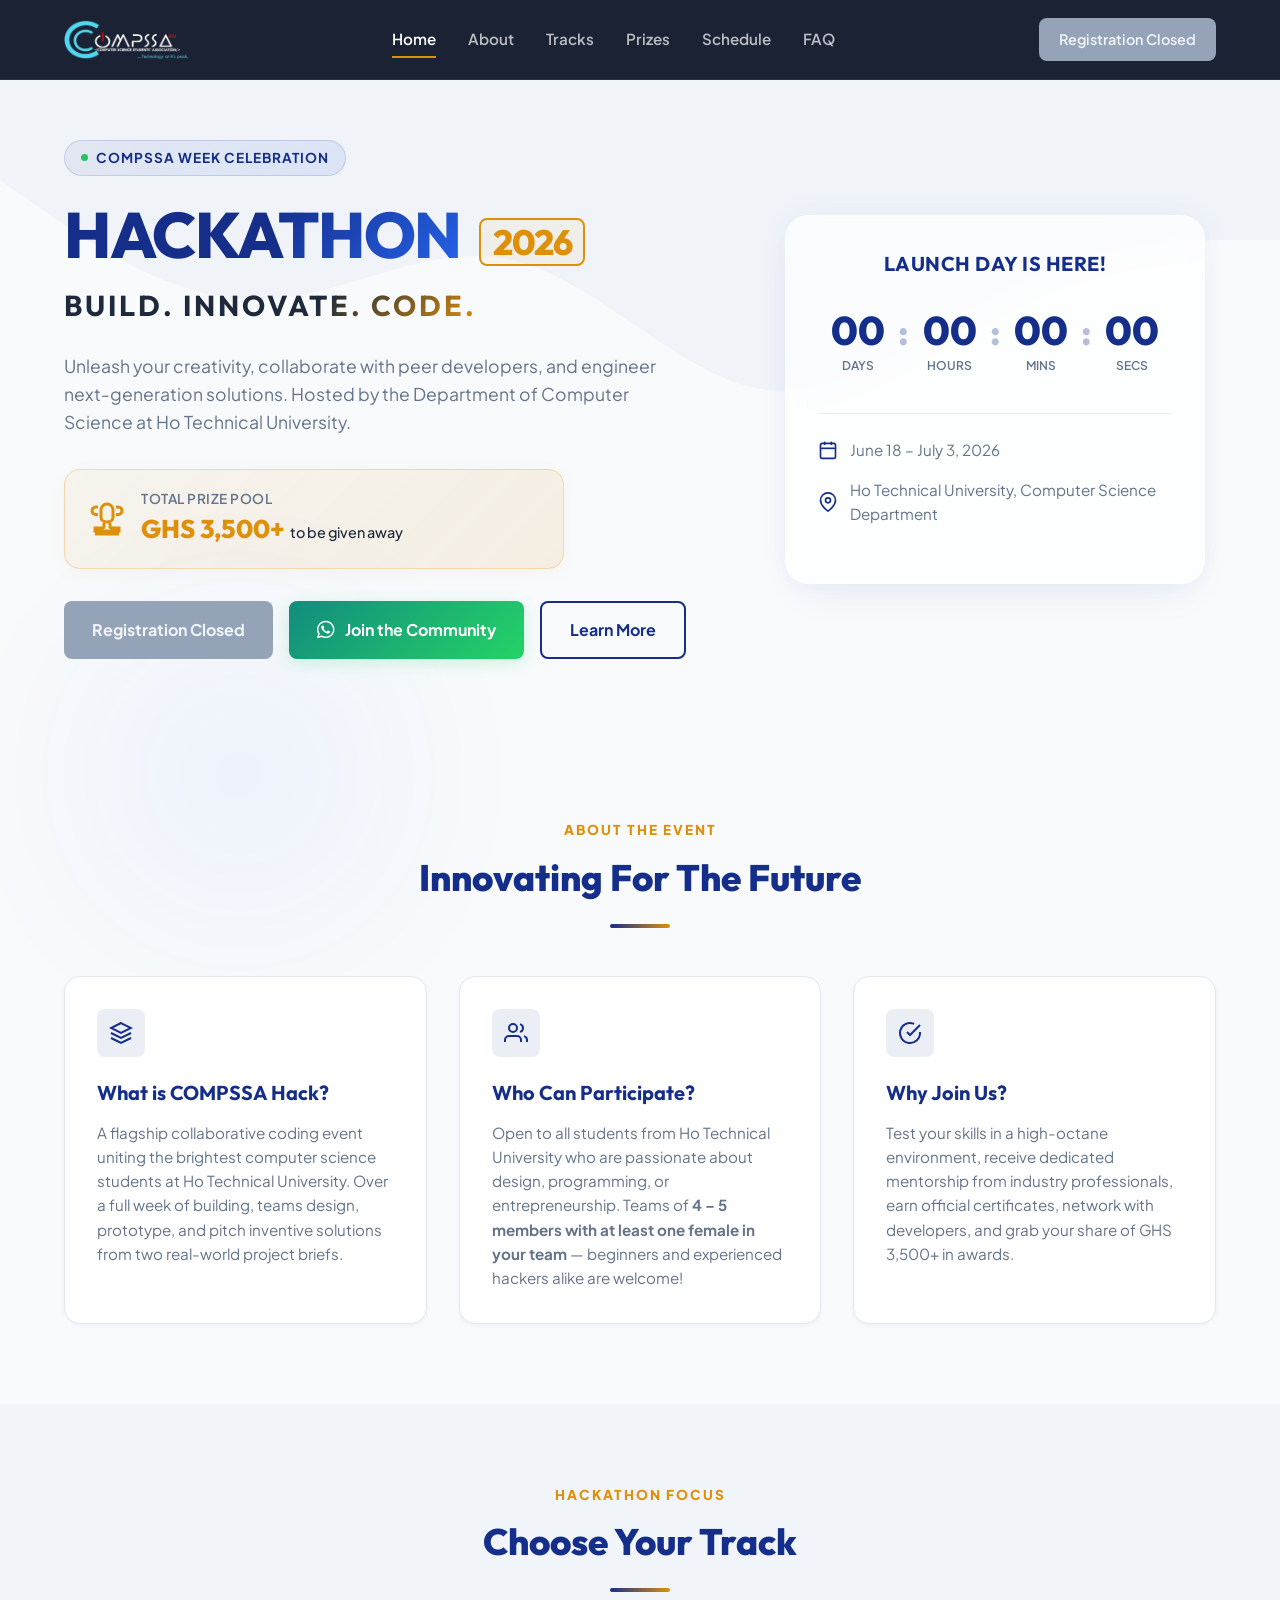
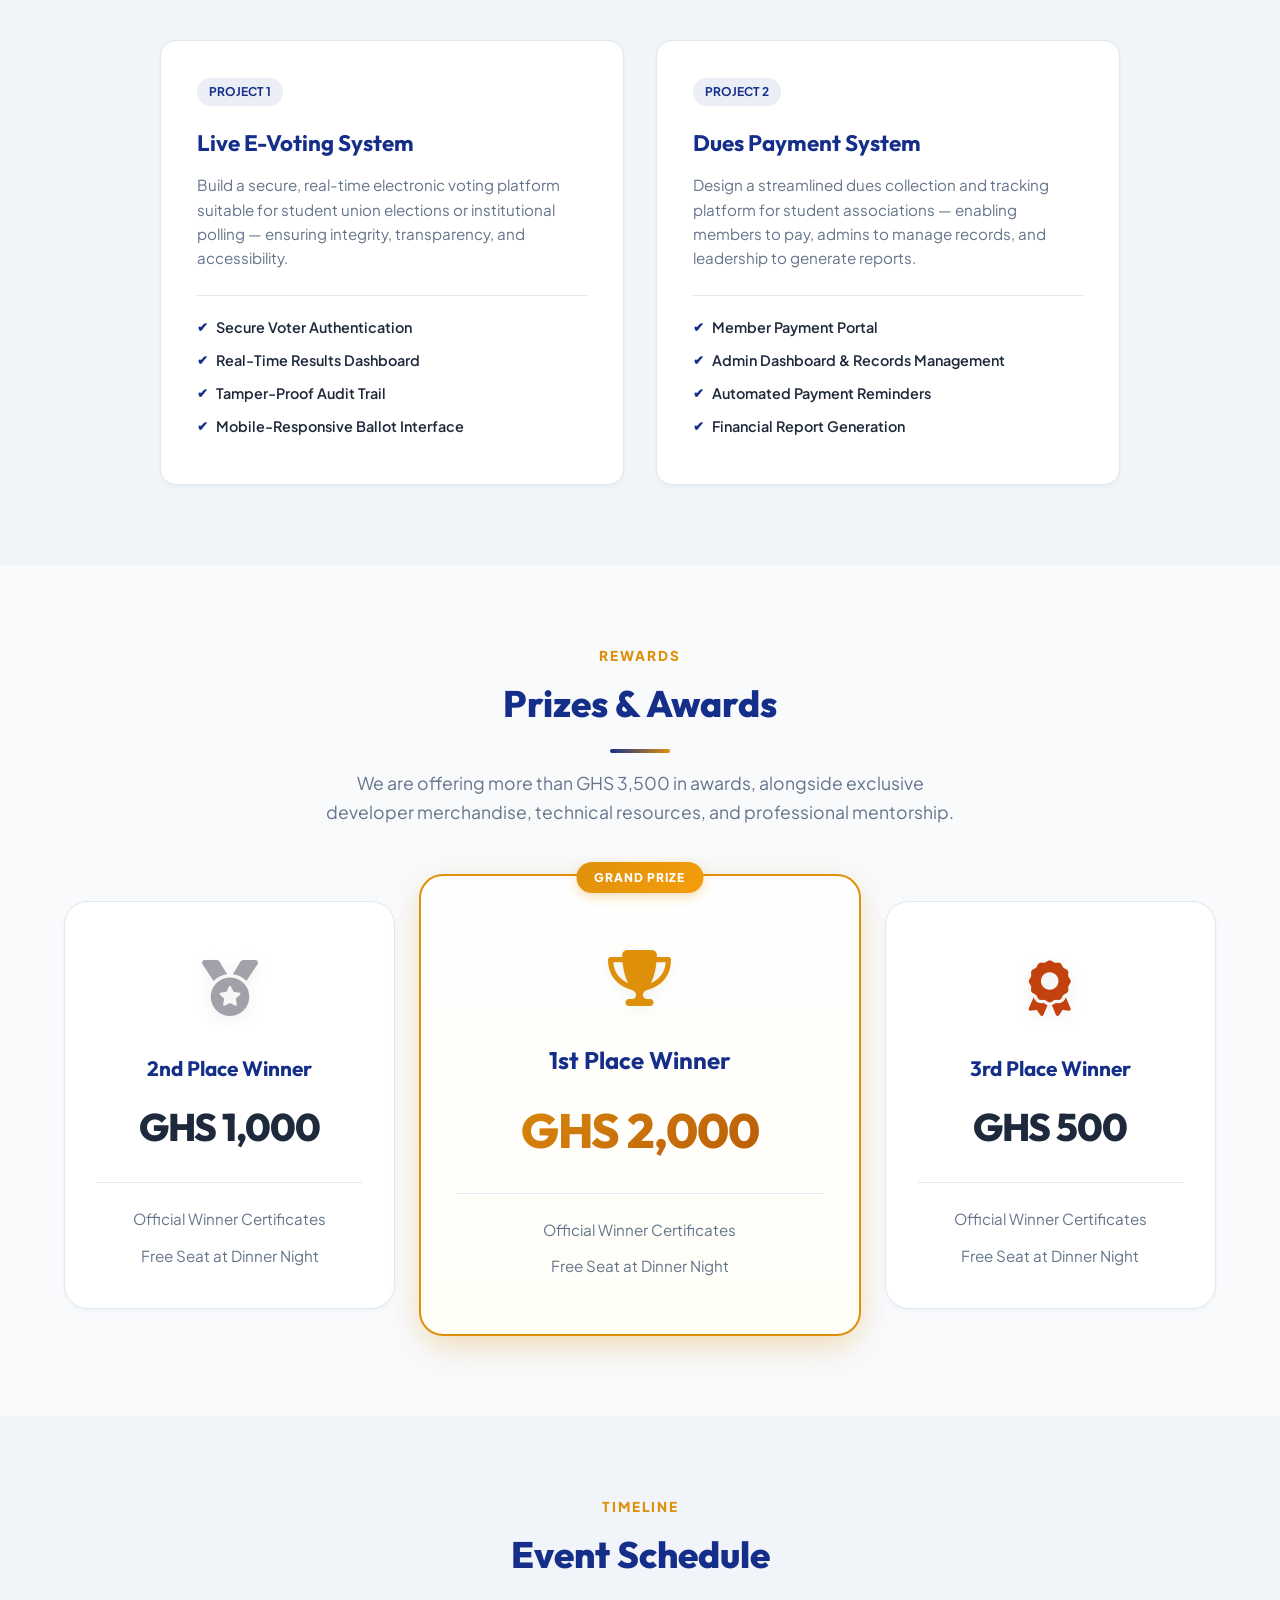
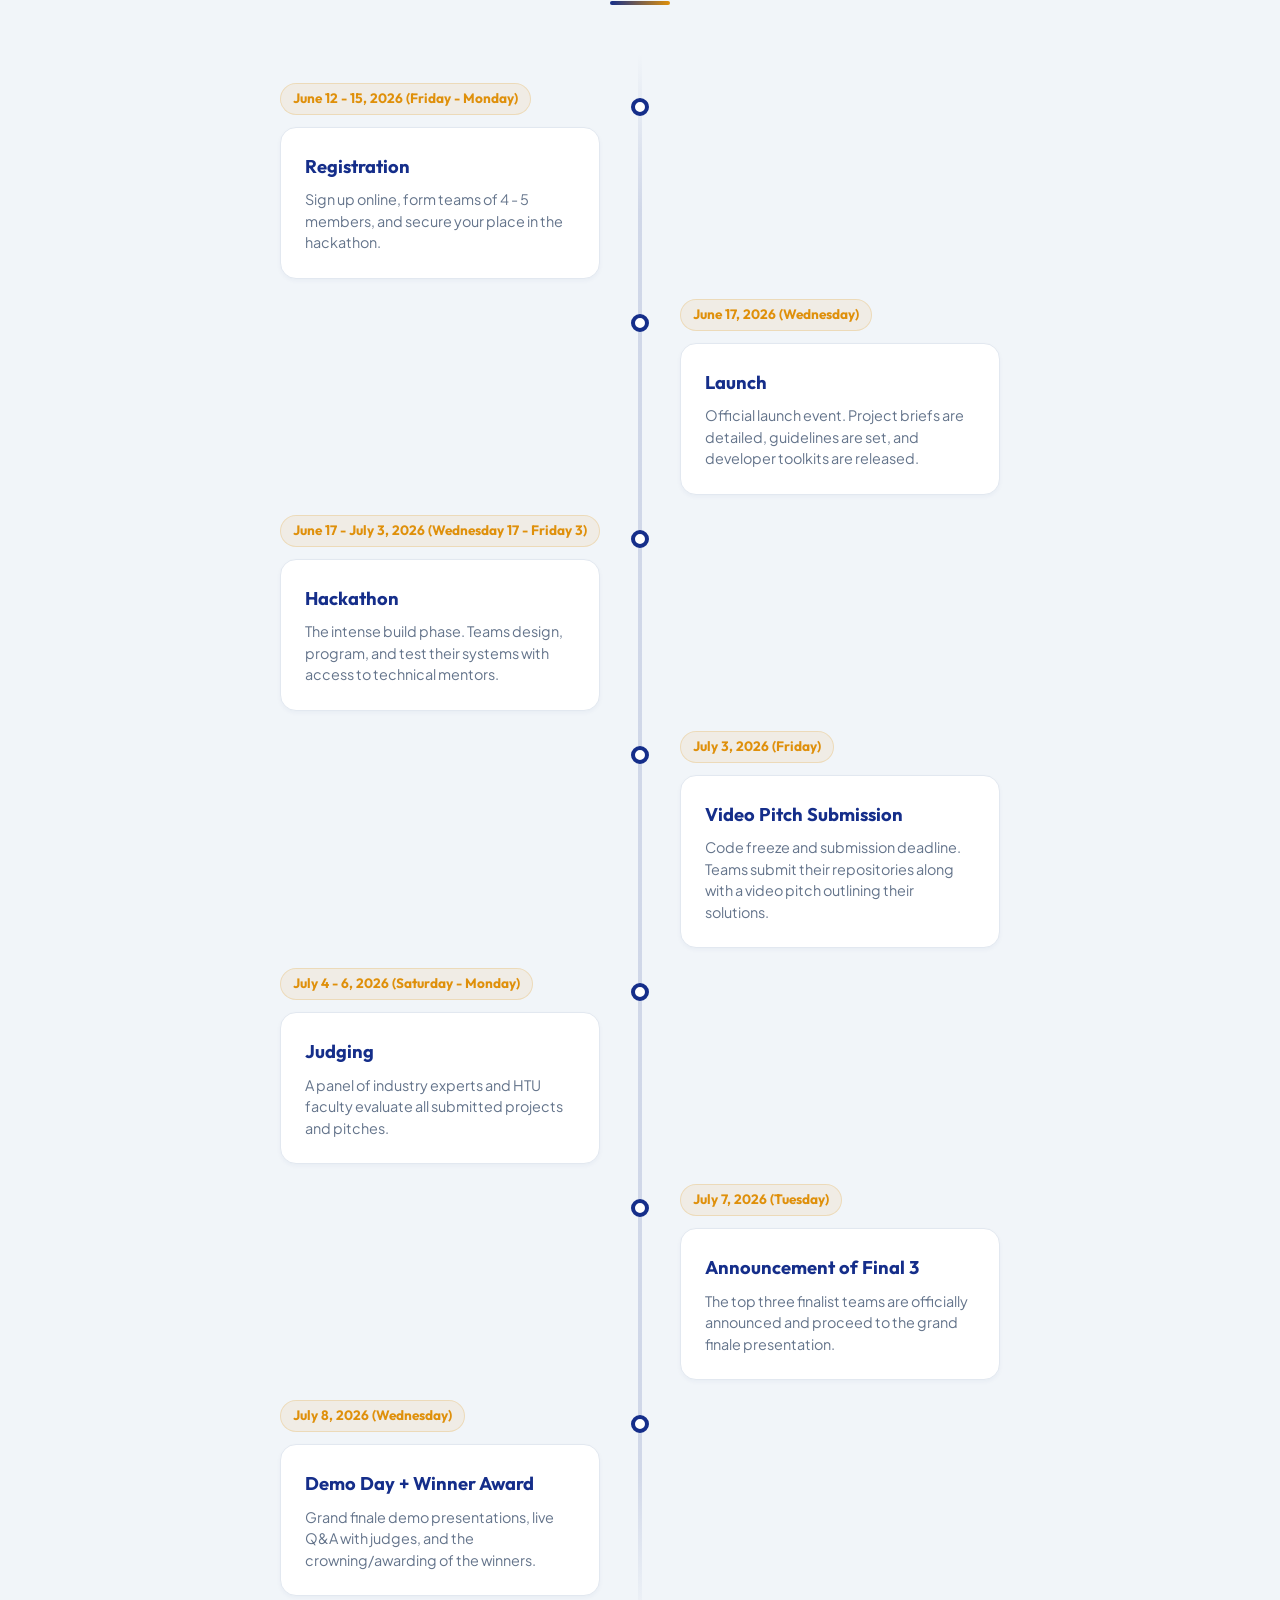
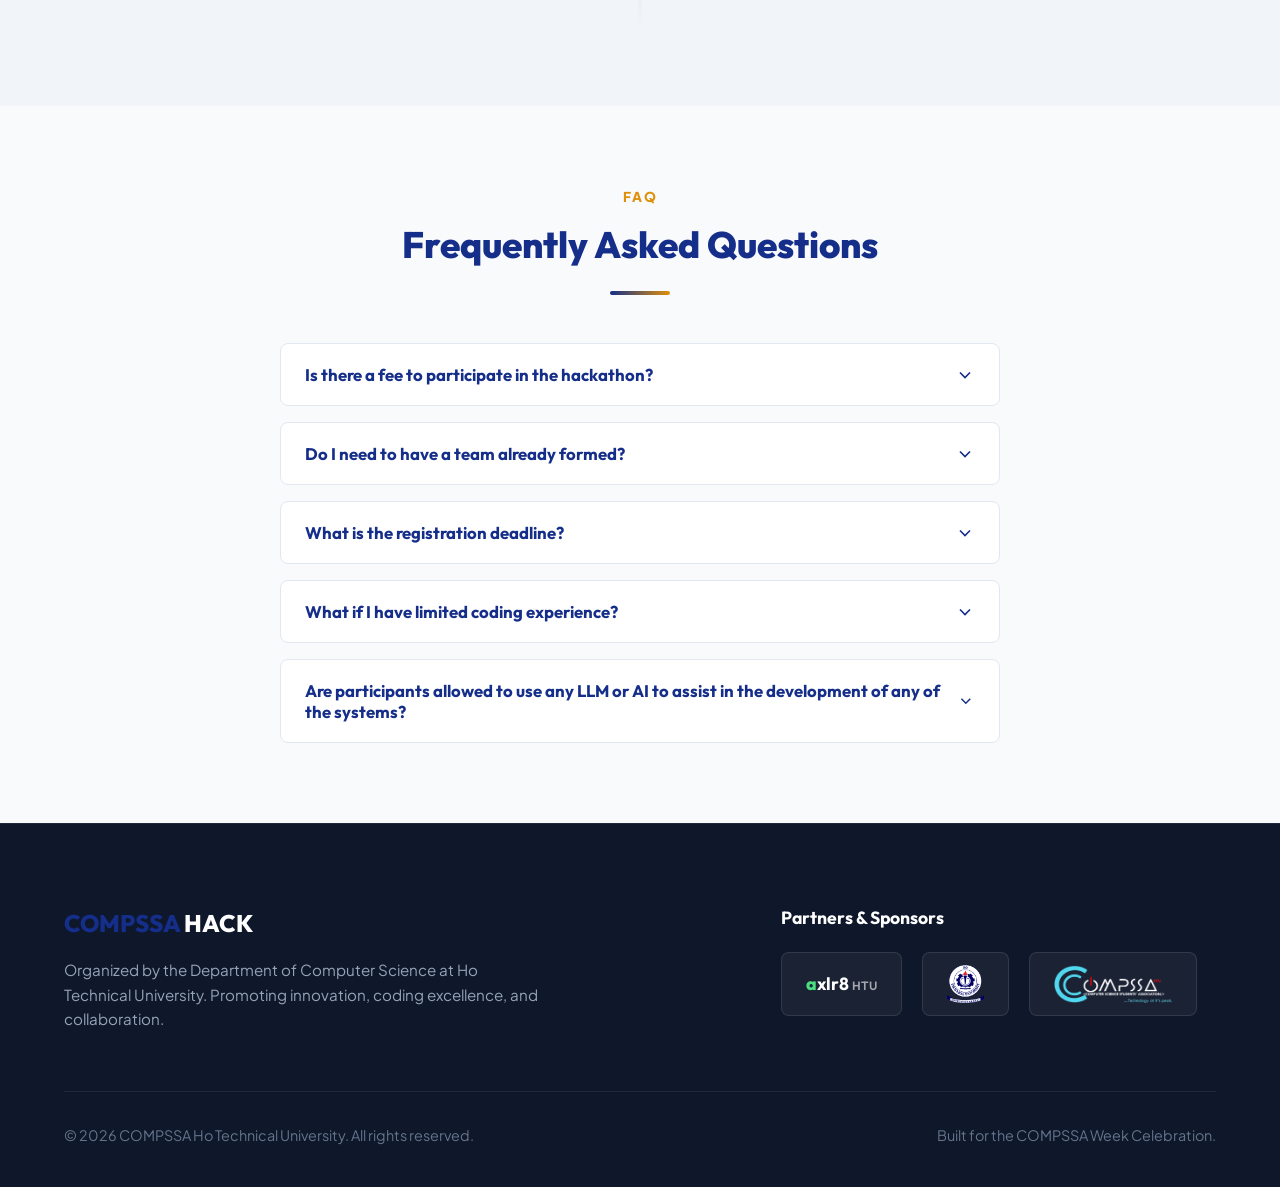
<file: index.html>
<!DOCTYPE html>
<html lang="en">

<head>
  <meta charset="UTF-8">
  <meta name="viewport" content="width=device-width, initial-scale=1.0">
  <title>COMPSSA Hackathon 2026 | Ho Technical University</title>
  <meta name="description"
    content="Join the COMPSSA Week Celebration Hackathon 2026 at Ho Technical University. Build, Innovate, and Code to win GHS 3,500 in prizes.">

  <!-- Google Fonts -->
  <link rel="preconnect" href="https://fonts.googleapis.com">
  <link rel="preconnect" href="https://fonts.gstatic.com" crossorigin>
  <link
    href="https://fonts.googleapis.com/css2?family=Outfit:wght@400;600;700;800&family=Plus+Jakarta+Sans:wght@400;500;600;700&display=swap"
    rel="stylesheet">

  <!-- Font Awesome -->
  <link rel="stylesheet" href="https://cdnjs.cloudflare.com/ajax/libs/font-awesome/6.5.2/css/all.min.css">

  <link rel="stylesheet" href="style.css">
</head>

<body>

  <!-- Topographic Background Decoration -->
  <div class="topo-bg">
    <svg xmlns="http://www.w3.org/2000/svg" viewBox="0 0 1440 320" preserveAspectRatio="none">
      <path fill="rgba(21, 46, 138, 0.03)" fill-opacity="1"
        d="M0,96L48,112C96,128,192,160,288,160C384,160,480,128,576,138.7C672,149,768,203,864,208C960,213,1056,171,1152,149.3C1248,128,1344,128,1392,128L1440,128L1440,0L1392,0C1344,0,1248,0,1152,0C1056,0,960,0,864,0C768,0,672,0,576,0C480,0,384,0,288,0C192,0,96,0,48,0L0,0Z">
      </path>
    </svg>
  </div>

  <!-- Ambient Glowing Background Orbs -->
  <div class="glow-orb glow-orb-1"></div>
  <div class="glow-orb glow-orb-2"></div>

  <!-- Header / Navigation -->
  <header class="navbar" id="navbar">
    <div class="nav-container">
      <a href="#" class="nav-logo" id="nav-logo">
        <img src="compssa-logo.png" alt="COMPSSA HACK" class="nav-logo-img">
      </a>

      <nav class="nav-menu" id="nav-menu">
        <a href="#hero" class="nav-link active">Home</a>
        <a href="#about" class="nav-link">About</a>
        <a href="#tracks" class="nav-link">Tracks</a>
        <a href="#prizes" class="nav-link">Prizes</a>
        <a href="#schedule" class="nav-link">Schedule</a>
        <a href="#faq" class="nav-link">FAQ</a>
        <a href="report.html" target="_self" rel="noopener noreferrer" class="nav-btn-mobile"
          id="nav-register-mobile">Registration Report</a>
      </nav>

      <div class="nav-actions">
        <a href="report.html" target="_self" rel="noopener noreferrer" class="nav-btn"
          id="nav-register">
          <span>Report</span>
          <svg class="btn-icon" viewBox="0 0 24 24" fill="none" stroke="currentColor" stroke-width="2"
            stroke-linecap="round" stroke-linejoin="round">
            <path d="M5 12h14M12 5l7 7-7 7" />
          </svg>
        </a>
        <button class="mobile-toggle" id="mobile-toggle" aria-label="Toggle Navigation Menu">
          <span class="bar"></span>
          <span class="bar"></span>
          <span class="bar"></span>
        </button>
      </div>
    </div>
  </header>

  <main>
    <!-- Hero Section -->
    <section class="hero-section" id="hero">
      <div class="hero-container">
        <div class="hero-content">
          <div class="badge" id="hero-badge">
            <span class="badge-dot"></span>
            COMPSSA Week Celebration
          </div>

          <h1 class="hero-title" id="hero-title">
            HACKA<span class="text-gradient">THON</span> <span class="year-badge">2026</span>
          </h1>

          <p class="hero-tagline" id="hero-tagline">BUILD. INNOVATE. CODE.</p>

          <p class="hero-desc">
            Unleash your creativity, collaborate with peer developers, and engineer next-generation solutions. Hosted by
            the Department of Computer Science at Ho Technical University.
          </p>

          <div class="prize-highlight" id="prize-highlight">
            <svg class="prize-icon" viewBox="0 0 24 24" fill="none" stroke="currentColor" stroke-width="2">
              <path
                d="M6 9H4.5a2.5 2.5 0 0 1 0-5H6M18 9h1.5a2.5 2.5 0 0 0 0-5H18M4 22h16M10 14.66V17c0 .55-.45 1-1 1H4v2h16v-2h-5c-.55 0-1-.45-1-1v-2.34M12 2a4 4 0 0 0-4 4v5c0 1.5 1.5 3 4 3s4-1.5 4-3V6a4 4 0 0 0-4-4z" />
            </svg>
            <div class="prize-text">
              <span class="prize-label">Total Prize Pool</span>
              <span class="prize-value">GHS 3,500+ <span class="prize-sub">to be given away</span></span>
            </div>
          </div>

          <div class="hero-ctas">
            <a href="report.html" target="_self" rel="noopener noreferrer"
              class="btn btn-primary" id="hero-register-btn">
              <span>Registration Report</span>
              <svg class="btn-icon" viewBox="0 0 24 24" fill="none" stroke="currentColor" stroke-width="2">
                <path d="M5 12h14M12 5l7 7-7 7" />
              </svg>
            </a>
            <a href="https://chat.whatsapp.com/IkjPgzyWFwR4wqbictIowd" target="_blank" rel="noopener noreferrer"
              class="btn btn-whatsapp" id="hero-whatsapp-btn">
              <i class="fa-brands fa-whatsapp btn-icon-fa"></i>
              <span>Join the Community</span>
            </a>
            <a href="#about" class="btn btn-secondary" id="hero-details-btn">Learn More</a>
          </div>
        </div>

        <div class="hero-widget">
          <!-- Countdown Card -->
          <div class="countdown-card" id="countdown-card">
            <h3>Launch Day in</h3>
            <div class="timer" id="timer">
              <div class="timer-segment">
                <span class="timer-number" id="days">00</span>
                <span class="timer-label">Days</span>
              </div>
              <div class="timer-divider">:</div>
              <div class="timer-segment">
                <span class="timer-number" id="hours">00</span>
                <span class="timer-label">Hours</span>
              </div>
              <div class="timer-divider">:</div>
              <div class="timer-segment">
                <span class="timer-number" id="minutes">00</span>
                <span class="timer-label">Mins</span>
              </div>
              <div class="timer-divider">:</div>
              <div class="timer-segment">
                <span class="timer-number" id="seconds">00</span>
                <span class="timer-label">Secs</span>
              </div>
            </div>
            <div class="event-details">
              <div class="detail-item">
                <svg class="detail-icon" viewBox="0 0 24 24" fill="none" stroke="currentColor" stroke-width="2">
                  <rect x="3" y="4" width="18" height="18" rx="2" ry="2" />
                  <line x1="16" y1="2" x2="16" y2="6" />
                  <line x1="8" y1="2" x2="8" y2="6" />
                  <line x1="3" y1="10" x2="21" y2="10" />
                </svg>
                <span>June 18 – July 3, 2026</span>
              </div>
              <div class="detail-item">
                <svg class="detail-icon" viewBox="0 0 24 24" fill="none" stroke="currentColor" stroke-width="2">
                  <path d="M21 10c0 7-9 13-9 13s-9-6-9-13a9 9 0 0 1 18 0z" />
                  <circle cx="12" cy="10" r="3" />
                </svg>
                <span>Ho Technical University, Computer Science Department</span>
              </div>
            </div>
            <div class="countdown-cta" style="margin-top: 24px;">
              <!-- <a href="https://chat.whatsapp.com/IkjPgzyWFwR4wqbictIowd" target="_blank" rel="noopener noreferrer"
                class="btn btn-whatsapp btn-full" id="countdown-whatsapp-btn">
                <i class="fa-brands fa-whatsapp btn-icon-fa"></i>
                <span>Join the Community</span>
              </a> -->
            </div>
          </div>
        </div>
      </div>
    </section>

    <!-- About Section -->
    <section class="about-section" id="about">
      <div class="container">
        <div class="section-header">
          <span class="section-subtitle">About The Event</span>
          <h2 class="section-title">Innovating For The Future</h2>
          <div class="title-underline"></div>
        </div>

        <div class="about-grid">
          <div class="about-card">
            <div class="about-icon-wrapper">
              <svg class="about-icon" viewBox="0 0 24 24" fill="none" stroke="currentColor" stroke-width="2">
                <polygon points="12 2 2 7 12 12 22 7 12 2" />
                <polyline points="2 17 12 22 22 17" />
                <polyline points="2 12 12 17 22 12" />
              </svg>
            </div>
            <h3>What is COMPSSA Hack?</h3>
            <p>A flagship collaborative coding event uniting the brightest computer science students at Ho Technical
              University. Over a full week of building, teams design, prototype, and pitch inventive solutions from two
              real-world project briefs.</p>
          </div>

          <div class="about-card">
            <div class="about-icon-wrapper">
              <svg class="about-icon" viewBox="0 0 24 24" fill="none" stroke="currentColor" stroke-width="2">
                <path d="M17 21v-2a4 4 0 0 0-4-4H5a4 4 0 0 0-4 4v2" />
                <circle cx="9" cy="7" r="4" />
                <path d="M23 21v-2a4 4 0 0 0-3-3.87" />
                <path d="M16 3.13a4 4 0 0 1 0 7.75" />
              </svg>
            </div>
            <h3>Who Can Participate?</h3>
            <p>Open to all students from Ho Technical University who are passionate about design, programming, or
              entrepreneurship. Teams of <strong>4 – 5 members with at least one female in your team</strong> —
              beginners and experienced hackers alike are
              welcome!</p>
          </div>

          <div class="about-card">
            <div class="about-icon-wrapper">
              <svg class="about-icon" viewBox="0 0 24 24" fill="none" stroke="currentColor" stroke-width="2">
                <path d="M22 11.08V12a10 10 0 1 1-5.93-9.14" />
                <polyline points="22 4 12 14.01 9 11.01" />
              </svg>
            </div>
            <h3>Why Join Us?</h3>
            <p>Test your skills in a high-octane environment, receive dedicated mentorship from industry professionals,
              earn official certificates, network with developers, and grab your share of GHS 3,500+ in awards.</p>
          </div>
        </div>
      </div>
    </section>

    <!-- Tracks Section -->
    <section class="tracks-section" id="tracks">
      <div class="container">
        <div class="section-header">
          <span class="section-subtitle">Hackathon Focus</span>
          <h2 class="section-title">Choose Your Track</h2>
          <div class="title-underline"></div>
        </div>
        <div class="tracks-grid">
          <div class="track-card">
            <div class="track-tag">Project 1</div>
            <h3>Live E-Voting System</h3>
            <p>Build a secure, real-time electronic voting platform suitable for student union elections or
              institutional polling — ensuring integrity, transparency, and accessibility.</p>
            <ul class="track-details">
              <li>Secure Voter Authentication</li>
              <li>Real-Time Results Dashboard</li>
              <li>Tamper-Proof Audit Trail</li>
              <li>Mobile-Responsive Ballot Interface</li>
            </ul>
          </div>

          <div class="track-card">
            <div class="track-tag">Project 2</div>
            <h3>Dues Payment System</h3>
            <p>Design a streamlined dues collection and tracking platform for student associations — enabling members to
              pay, admins to manage records, and leadership to generate reports.</p>
            <ul class="track-details">
              <li>Member Payment Portal</li>
              <li>Admin Dashboard &amp; Records Management</li>
              <li>Automated Payment Reminders</li>
              <li>Financial Report Generation</li>
            </ul>
          </div>
        </div>
      </div>
    </section>

    <!-- Prizes Section -->
    <section class="prizes-section" id="prizes">
      <div class="container">
        <div class="section-header">
          <span class="section-subtitle">Rewards</span>
          <h2 class="section-title">Prizes & Awards</h2>
          <div class="title-underline"></div>
          <p class="section-intro-text">We are offering more than GHS 3,500 in awards, alongside exclusive developer
            merchandise, technical resources, and professional mentorship.</p>
        </div>

        <div class="prizes-container">
          <!-- Second Place -->
          <div class="prize-card silver">
            <div class="medal-icon"><i class="fa-solid fa-medal silver-icon"></i></div>
            <h3>2nd Place Winner</h3>
            <p class="prize-amt">GHS 1,000</p>
            <ul class="prize-perks">
              <li>Official Winner Certificates</li>
              <li>Free Seat at Dinner Night</li>
            </ul>
          </div>

          <!-- First Place -->
          <div class="prize-card gold">
            <div class="medal-icon"><i class="fa-solid fa-trophy gold-icon"></i></div>
            <div class="gold-badge">Grand Prize</div>
            <h3>1st Place Winner</h3>
            <p class="prize-amt">GHS 2,000</p>
            <ul class="prize-perks">
              <li>Official Winner Certificates</li>
              <li>Free Seat at Dinner Night</li>
            </ul>
          </div>

          <!-- Third Place -->
          <div class="prize-card bronze">
            <div class="medal-icon"><i class="fa-solid fa-award bronze-icon"></i></div>
            <h3>3rd Place Winner</h3>
            <p class="prize-amt">GHS 500</p>
            <ul class="prize-perks">
              <li>Official Winner Certificates</li>
              <li>Free Seat at Dinner Night</li>
            </ul>
          </div>
        </div>
      </div>
    </section>

    <!-- Schedule Section -->
    <section class="schedule-section" id="schedule">
      <div class="container">
        <div class="section-header">
          <span class="section-subtitle">Timeline</span>
          <h2 class="section-title">Event Schedule</h2>
          <div class="title-underline"></div>
        </div>
        <div class="timeline">
          <div class="timeline-item left">
            <div class="timeline-dot"></div>
            <div class="timeline-date">June 12 - 15, 2026 (Friday - Monday)</div>
            <div class="timeline-content">
              <h3>Registration</h3>
              <p>Sign up online, form teams of 4 - 5 members, and secure your place in the hackathon.</p>
            </div>
          </div>

          <div class="timeline-item right">
            <div class="timeline-dot"></div>
            <div class="timeline-date">June 17, 2026 (Wednesday)</div>
            <div class="timeline-content">
              <h3>Launch</h3>
              <p>Official launch event. Project briefs are detailed, guidelines are set, and developer toolkits are
                released.</p>
            </div>
          </div>

          <div class="timeline-item left">
            <div class="timeline-dot"></div>
            <div class="timeline-date">June 17 - July 3, 2026 (Wednesday 17 - Friday 3)</div>
            <div class="timeline-content">
              <h3>Hackathon</h3>
              <p>The intense build phase. Teams design, program, and test their systems with access to technical
                mentors.</p>
            </div>
          </div>

          <div class="timeline-item right">
            <div class="timeline-dot"></div>
            <div class="timeline-date">July 3, 2026 (Friday)</div>
            <div class="timeline-content">
              <h3>Video Pitch Submission</h3>
              <p>Code freeze and submission deadline. Teams submit their repositories along with a video pitch outlining
                their solutions.</p>
            </div>
          </div>

          <div class="timeline-item left">
            <div class="timeline-dot"></div>
            <div class="timeline-date">July 4 - 6, 2026 (Saturday - Monday)</div>
            <div class="timeline-content">
              <h3>Judging</h3>
              <p>A panel of industry experts and HTU faculty evaluate all submitted projects and pitches.</p>
            </div>
          </div>

          <div class="timeline-item right">
            <div class="timeline-dot"></div>
            <div class="timeline-date">July 7, 2026 (Tuesday)</div>
            <div class="timeline-content">
              <h3>Announcement of Final 3</h3>
              <p>The top three finalist teams are officially announced and proceed to the grand finale presentation.</p>
            </div>
          </div>

          <div class="timeline-item left">
            <div class="timeline-dot"></div>
            <div class="timeline-date">July 8, 2026 (Wednesday)</div>
            <div class="timeline-content">
              <h3>Demo Day + Winner Award</h3>
              <p>Grand finale demo presentations, live Q&A with judges, and the crowning/awarding of the winners.</p>
            </div>
          </div>
        </div>
      </div>
    </section>

    <!-- FAQ Section -->
    <section class="faq-section" id="faq">
      <div class="container">
        <div class="section-header">
          <span class="section-subtitle">FAQ</span>
          <h2 class="section-title">Frequently Asked Questions</h2>
          <div class="title-underline"></div>
        </div>

        <div class="faq-accordion-group">
          <div class="faq-item">
            <button class="faq-question" aria-expanded="false" id="faq-q1">
              <span>Is there a fee to participate in the hackathon?</span>
              <svg class="faq-chevron" viewBox="0 0 24 24" fill="none" stroke="currentColor" stroke-width="2">
                <polyline points="6 9 12 15 18 9" />
              </svg>
            </button>
            <div class="faq-answer">
              <p>No, participation is completely free! We welcome all HTU students to join, create, and submit solutions
                without any entry cost.</p>
            </div>
          </div>

          <div class="faq-item">
            <button class="faq-question" aria-expanded="false" id="faq-q2">
              <span>Do I need to have a team already formed?</span>
              <svg class="faq-chevron" viewBox="0 0 24 24" fill="none" stroke="currentColor" stroke-width="2">
                <polyline points="6 9 12 15 18 9" />
              </svg>
            </button>
            <div class="faq-answer">
              <p>Yes, you need to have a team of 4-5 members already formed and the group leader should be the one to
                register and fill in the form with the team details. <strong>It is also compulsory to have at least one
                  female in your team.</strong></p>
            </div>
          </div>

          <div class="faq-item">
            <button class="faq-question" aria-expanded="false" id="faq-q3">
              <span>What is the registration deadline?</span>
              <svg class="faq-chevron" viewBox="0 0 24 24" fill="none" stroke="currentColor" stroke-width="2">
                <polyline points="6 9 12 15 18 9" />
              </svg>
            </button>
            <div class="faq-answer">
              <p>Registration closes on June 15, 2026, at 11:59 PM. Make sure to submit your form early to reserve
                custom participant merchandise.</p>
            </div>
          </div>

          <div class="faq-item">
            <button class="faq-question" aria-expanded="false" id="faq-q4">
              <span>What if I have limited coding experience?</span>
              <svg class="faq-chevron" viewBox="0 0 24 24" fill="none" stroke="currentColor" stroke-width="2">
                <polyline points="6 9 12 15 18 9" />
              </svg>
            </button>
            <div class="faq-answer">
              <p>We highly encourage beginners! You can contribute through UI/UX design, brainstorming, technical
                writing, or pitching. Plus, our tech mentors are always available to help guide your code.</p>
            </div>
          </div>

          <div class="faq-item">
            <button class="faq-question" aria-expanded="false" id="faq-q5">
              <span>Are participants allowed to use any LLM or AI to assist in the development of any of the
                systems?</span>
              <svg class="faq-chevron" viewBox="0 0 24 24" fill="none" stroke="currentColor" stroke-width="2">
                <polyline points="6 9 12 15 18 9" />
              </svg>
            </button>
            <div class="faq-answer">
              <p>Yes, participants are welcome to use LLMs and AI tools to assist in development. However, you should
		 be able to explain your implementation during judging.</p>
            </div>
          </div>
        </div>
      </div>
    </section>
  </main>

  <!-- Partners & Footer -->
  <footer class="footer">
    <div class="container">
      <div class="footer-top">
        <div class="footer-brand">
          <a href="#" class="footer-logo"><span class="logo-accent">COMPSSA</span> HACK</a>
          <p>Organized by the Department of Computer Science at Ho Technical University. Promoting innovation, coding
            excellence, and collaboration.</p>
        </div>
        <div class="footer-partners">
          <h4>Partners & Sponsors</h4>
          <div class="partners-list">
            <div class="partner-item">
              <span class="partner-logo-txt"><span class="partner-a">a</span>xlr8 <span
                  class="partner-sub">HTU</span></span>
            </div>
            <div class="partner-item">
              <img src="HTU-LOGO.png" alt="Ho Technical University" class="partner-logo">
            </div>
            <div class="partner-item">
              <img src="compssa-logo.png" alt="COMPSSA" class="partner-logo">
            </div>
          </div>
        </div>
      </div>

      <div class="footer-bottom">
        <p>&copy; 2026 COMPSSA Ho Technical University. All rights reserved.</p>
        <p>Built for the COMPSSA Week Celebration.</p>
      </div>
    </div>
  </footer>

  <script src="app.js"></script>
</body>

</html>
</file>
<file: style.css>
/* -------------------------------------------------------------
 * COMPSSA Hackathon 2026 Style Sheet
 * Light Theme Design System
 * ------------------------------------------------------------- */

/* Custom Reset & Base Variables */
:root {
  --font-heading: 'Outfit', -apple-system, BlinkMacSystemFont, "Segoe UI", Roboto, sans-serif;
  --font-body: 'Plus Jakarta Sans', -apple-system, BlinkMacSystemFont, "Segoe UI", Roboto, sans-serif;

  /* Theme Palette from Flyer */
  --color-bg: #f8fafc;
  --color-surface: #ffffff;
  --color-primary: #152e8a; /* Deep Cobalt Blue */
  --color-primary-light: #2563eb;
  --color-accent-gold: #df900b; /* Gold/Yellow Prize Accent */
  --color-accent-gold-light: #fef08a;
  --color-text-main: #1e293b;
  --color-text-muted: #64748b;
  --color-border: #e2e8f0;

  /* Shadows */
  --shadow-sm: 0 2px 4px rgba(21, 46, 138, 0.04);
  --shadow-md: 0 4px 16px rgba(21, 46, 138, 0.06);
  --shadow-lg: 0 10px 30px -10px rgba(21, 46, 138, 0.1);
  --shadow-glow: 0 0 20px rgba(37, 99, 235, 0.2);
  --shadow-gold-glow: 0 8px 30px rgba(223, 144, 11, 0.2);
  --shadow-primary-glow: 0 8px 30px rgba(37, 99, 235, 0.15);

  /* Layout Constants */
  --nav-height: 80px;
  --radius-sm: 8px;
  --radius-md: 16px;
  --radius-lg: 24px;
}

/* Custom Keyframe Animations */
@keyframes float {
  0% { transform: translateY(0); }
  50% { transform: translateY(-8px); }
  100% { transform: translateY(0); }
}

@keyframes drift {
  0% { transform: translate(0, 0) scale(1); }
  50% { transform: translate(60px, -40px) scale(1.1); }
  100% { transform: translate(0, 0) scale(1); }
}

@keyframes driftReverse {
  0% { transform: translate(0, 0) scale(1.1); }
  50% { transform: translate(-50px, 50px) scale(0.9); }
  100% { transform: translate(0, 0) scale(1.1); }
}

@keyframes pulseGlow {
  0% { opacity: 0.5; transform: scale(1); }
  50% { opacity: 0.7; transform: scale(1.05); }
  100% { opacity: 0.5; transform: scale(1); }
}


* {
  box-sizing: border-box;
  margin: 0;
  padding: 0;
}

html {
  scroll-behavior: smooth;
  font-size: 16px;
  overflow-x: hidden;
  width: 100%;
}

body {
  font-family: var(--font-body);
  background-color: var(--color-bg);
  color: var(--color-text-main);
  line-height: 1.6;
  overflow-x: hidden;
  position: relative;
  width: 100%;
  max-width: 100%;
}

img,
svg {
  max-width: 100%;
  height: auto;
}

main {
  overflow-x: hidden;
  width: 100%;
}

/* Background Topography */
.topo-bg {
  position: absolute;
  top: 0;
  left: 0;
  width: 100%;
  height: 600px;
  z-index: -1;
  overflow: hidden;
  pointer-events: none;
}

.topo-bg svg {
  width: 100%;
  height: 100%;
}

/* Ambient Glowing Background Orbs */
.glow-orb {
  position: absolute;
  width: 350px;
  height: 350px;
  border-radius: 50%;
  filter: blur(100px);
  opacity: 0.12;
  pointer-events: none;
  z-index: -2;
}

.glow-orb-1 {
  background: radial-gradient(circle, var(--color-primary-light), transparent 70%);
  top: 10%;
  left: 5%;
  animation: drift 15s infinite ease-in-out;
}

.glow-orb-2 {
  background: radial-gradient(circle, var(--color-accent-gold), transparent 70%);
  top: 25%;
  right: 10%;
  animation: driftReverse 18s infinite ease-in-out;
}

/* Container Utility */
.container {
  width: 100%;
  max-width: 1200px;
  margin: 0 auto;
  padding: 0 24px;
}

/* -------------------------------------------------------------
 * Navigation Bar (Header)
 * ------------------------------------------------------------- */
.navbar {
  position: fixed;
  top: 0;
  left: 0;
  width: 100%;
  height: var(--nav-height);
  background: rgba(15, 23, 42, 0.95); /* Premium dark slate glassmorphism */
  backdrop-filter: blur(12px);
  -webkit-backdrop-filter: blur(12px);
  border-bottom: 1px solid rgba(255, 255, 255, 0.08);
  z-index: 1000;
  transition: all 0.3s ease;
}

.nav-container {
  max-width: 1200px;
  height: 100%;
  margin: 0 auto;
  padding: 0 24px;
  display: flex;
  align-items: center;
  justify-content: space-between;
}

.nav-logo {
  font-family: var(--font-heading);
  font-weight: 800;
  font-size: 1.5rem;
  color: var(--color-primary);
  text-decoration: none;
  letter-spacing: -0.5px;
  display: flex;
  align-items: center;
}

.nav-logo-img {
  height: 40px;
  width: auto;
  display: block;
  object-fit: contain;
}

.logo-accent {
  color: var(--color-primary);
  font-weight: 800;
  position: relative;
}

.nav-menu {
  display: flex;
  align-items: center;
  gap: 32px;
}

.nav-link {
  font-size: 0.95rem;
  font-weight: 600;
  color: rgba(255, 255, 255, 0.7); /* Light gray links for dark header */
  text-decoration: none;
  transition: color 0.2s ease;
  position: relative;
  padding: 6px 0;
}

.nav-link:hover, 
.nav-link.active {
  color: #ffffff; /* White active link state */
}

.nav-link::after {
  content: '';
  position: absolute;
  bottom: 0;
  left: 0;
  width: 0;
  height: 2px;
  background-color: var(--color-accent-gold); /* Gold active underline accent */
  transition: width 0.3s ease;
}

.nav-link:hover::after,
.nav-link.active::after {
  width: 100%;
}

.nav-actions {
  display: flex;
  align-items: center;
  gap: 16px;
}

.nav-btn {
  display: inline-flex;
  align-items: center;
  gap: 8px;
  background: linear-gradient(135deg, var(--color-primary), var(--color-primary-light));
  color: #ffffff;
  padding: 10px 20px;
  border-radius: var(--radius-sm);
  font-weight: 600;
  font-size: 0.9rem;
  text-decoration: none;
  transition: all 0.3s cubic-bezier(0.16, 1, 0.3, 1);
  box-shadow: var(--shadow-sm);
}

.nav-btn:hover {
  transform: translateY(-2px);
  box-shadow: var(--shadow-md), var(--shadow-primary-glow);
}

.btn-icon {
  width: 16px;
  height: 16px;
}

.nav-btn-mobile {
  display: none;
}

.mobile-toggle {
  display: none;
  background: none;
  border: none;
  cursor: pointer;
  padding: 4px;
}

.mobile-toggle .bar {
  display: block;
  width: 24px;
  height: 2px;
  margin: 5px 0;
  background-color: #ffffff;
  transition: all 0.3s ease;
}

/* -------------------------------------------------------------
 * Hero Section
 * ------------------------------------------------------------- */
.hero-section {
  padding-top: calc(var(--nav-height) + 60px);
  padding-bottom: 80px;
  position: relative;
}

.hero-container {
  max-width: 1200px;
  margin: 0 auto;
  padding: 0 24px;
  display: grid;
  grid-template-columns: 1.2fr 0.8fr;
  gap: 48px;
  align-items: center;
  width: 100%;
  min-width: 0;
}

.hero-content {
  display: flex;
  flex-direction: column;
  align-items: flex-start;
  min-width: 0;
  width: 100%;
}

.badge {
  display: inline-flex;
  align-items: center;
  gap: 8px;
  background: linear-gradient(135deg, rgba(21, 46, 138, 0.06), rgba(37, 99, 235, 0.1));
  border: 1px solid rgba(21, 46, 138, 0.15);
  color: var(--color-primary);
  font-weight: 700;
  font-size: 0.85rem;
  padding: 6px 16px;
  border-radius: 50px;
  text-transform: uppercase;
  letter-spacing: 1px;
  margin-bottom: 24px;
}

.badge-dot {
  width: 7px;
  height: 7px;
  background-color: #22c55e;
  border-radius: 50%;
  display: inline-block;
  box-shadow: 0 0 0 0 rgba(34, 197, 94, 0.4);
  animation: badgePulse 2s infinite;
}

@keyframes badgePulse {
  0% { box-shadow: 0 0 0 0 rgba(34, 197, 94, 0.4); }
  70% { box-shadow: 0 0 0 8px rgba(34, 197, 94, 0); }
  100% { box-shadow: 0 0 0 0 rgba(34, 197, 94, 0); }
}

.hero-title {
  font-family: var(--font-heading);
  font-size: clamp(2.5rem, 5vw, 4.2rem);
  font-weight: 800;
  line-height: 1.1;
  color: var(--color-primary);
  margin-bottom: 12px;
  letter-spacing: -1.5px;
}

.text-gradient {
  background: linear-gradient(135deg, var(--color-primary), var(--color-primary-light));
  -webkit-background-clip: text;
  -webkit-text-fill-color: transparent;
}

.year-badge {
  font-size: 0.55em;
  font-weight: 800;
  padding: 3px 12px;
  border: 2px solid var(--color-accent-gold);
  border-radius: var(--radius-sm);
  display: inline-block;
  vertical-align: middle;
  margin-left: 8px;
  color: var(--color-accent-gold);
  background: rgba(223, 144, 11, 0.06);
}

.hero-tagline {
  font-family: var(--font-heading);
  font-size: 1.8rem;
  font-weight: 700;
  letter-spacing: 3px;
  color: var(--color-text-main);
  margin-bottom: 24px;
  background: linear-gradient(135deg, var(--color-text-main) 60%, var(--color-accent-gold));
  -webkit-background-clip: text;
  -webkit-text-fill-color: transparent;
}

.hero-desc {
  font-size: 1.1rem;
  color: var(--color-text-muted);
  max-width: 600px;
  margin-bottom: 32px;
}

/* Prize Pool Highlight Banner */
.prize-highlight {
  display: flex;
  align-items: center;
  gap: 16px;
  background: linear-gradient(135deg, rgba(223, 144, 11, 0.06), rgba(223, 144, 11, 0.1));
  border: 1px solid rgba(223, 144, 11, 0.25);
  padding: 18px 24px;
  border-radius: var(--radius-md);
  margin-bottom: 32px;
  width: 100%;
  max-width: 500px;
  box-shadow: 0 4px 16px rgba(223, 144, 11, 0.06);
  transition: transform 0.3s ease, box-shadow 0.3s ease;
}

.prize-highlight:hover {
  transform: translateY(-2px);
  box-shadow: var(--shadow-gold-glow);
}

.prize-icon {
  width: 36px;
  height: 36px;
  color: var(--color-accent-gold);
  flex-shrink: 0;
}

.prize-text {
  display: flex;
  flex-direction: column;
  min-width: 0;
}

.prize-label {
  font-size: 0.85rem;
  text-transform: uppercase;
  letter-spacing: 0.5px;
  color: var(--color-text-muted);
  font-weight: 600;
}

.prize-value {
  font-family: var(--font-heading);
  font-size: 1.6rem;
  font-weight: 800;
  color: var(--color-accent-gold);
}

.prize-sub {
  font-size: 0.9rem;
  font-family: var(--font-body);
  font-weight: 500;
  color: var(--color-text-main);
}

.hero-ctas {
  display: flex;
  gap: 16px;
  flex-wrap: wrap;
}

.btn {
  display: inline-flex;
  align-items: center;
  gap: 10px;
  padding: 14px 28px;
  border-radius: var(--radius-sm);
  font-weight: 700;
  font-size: 1rem;
  text-decoration: none;
  transition: all 0.3s cubic-bezier(0.16, 1, 0.3, 1);
  cursor: pointer;
}

.btn-primary {
  background: linear-gradient(135deg, var(--color-primary), var(--color-primary-light));
  color: #ffffff;
  box-shadow: var(--shadow-md), var(--shadow-primary-glow);
}

.btn-primary:hover {
  transform: translateY(-3px);
  box-shadow: var(--shadow-lg), 0 12px 24px rgba(37, 99, 235, 0.25);
}

.btn-secondary {
  background-color: transparent;
  color: var(--color-primary);
  border: 2px solid var(--color-primary);
}

.btn-secondary:hover {
  background-color: rgba(21, 46, 138, 0.05);
  border-color: var(--color-primary-light);
  color: var(--color-primary-light);
  transform: translateY(-3px);
}

.btn-whatsapp {
  background: linear-gradient(135deg, #128C7E, #25D366);
  color: #ffffff;
  box-shadow: 0 4px 16px rgba(37, 211, 102, 0.2);
}

.btn-whatsapp:hover {
  background: linear-gradient(135deg, #075E54, #128C7E);
  color: #ffffff;
  transform: translateY(-3px);
  box-shadow: 0 8px 24px rgba(37, 211, 102, 0.4);
}

.btn-icon-fa {
  font-size: 1.25rem;
}

.btn-full {
  width: 100%;
  justify-content: center;
}

.btn-disabled {
  background: #94a3b8 !important;
  background-color: #94a3b8 !important;
  color: #f1f5f9 !important;
  border-color: #94a3b8 !important;
  cursor: not-allowed !important;
  pointer-events: none !important;
  box-shadow: none !important;
  transform: none !important;
}

/* -------------------------------------------------------------
 * Widget / Countdown Card
 * ------------------------------------------------------------- */
.hero-widget {
  display: flex;
  justify-content: center;
  min-width: 0;
  width: 100%;
}

.countdown-card {
  background: rgba(255, 255, 255, 0.7);
  backdrop-filter: blur(16px);
  -webkit-backdrop-filter: blur(16px);
  border: 1px solid rgba(255, 255, 255, 0.5);
  padding: 32px;
  border-radius: var(--radius-lg);
  box-shadow: 0 20px 40px -15px rgba(21, 46, 138, 0.08), 0 0 30px rgba(37, 99, 235, 0.05);
  width: 100%;
  max-width: 420px;
  text-align: center;
  transition: transform 0.3s ease, box-shadow 0.3s ease;
}

.countdown-card:hover {
  transform: translateY(-4px);
  box-shadow: 0 25px 50px -12px rgba(21, 46, 138, 0.12), 0 0 35px rgba(37, 99, 235, 0.08);
}

.countdown-card h3 {
  font-family: var(--font-heading);
  font-size: 1.25rem;
  margin-bottom: 24px;
  color: var(--color-primary);
  text-transform: uppercase;
  letter-spacing: 0.5px;
}

.timer {
  display: flex;
  justify-content: space-between;
  align-items: center;
  margin-bottom: 32px;
}

.timer-segment {
  display: flex;
  flex-direction: column;
  align-items: center;
  flex: 1;
}

.timer-number {
  font-family: var(--font-heading);
  font-size: 2.5rem;
  font-weight: 800;
  color: var(--color-primary);
  line-height: 1;
}

.timer-label {
  font-size: 0.75rem;
  color: var(--color-text-muted);
  text-transform: uppercase;
  margin-top: 6px;
  font-weight: 600;
}

.timer-divider {
  font-family: var(--font-heading);
  font-size: 2.2rem;
  font-weight: 800;
  color: var(--color-primary);
  opacity: 0.3;
  margin-bottom: 20px;
}

.event-details {
  border-top: 1px solid rgba(21, 46, 138, 0.08);
  padding-top: 24px;
  display: flex;
  flex-direction: column;
  gap: 16px;
  text-align: left;
}

.detail-item {
  display: flex;
  align-items: center;
  gap: 12px;
  color: var(--color-text-muted);
  font-size: 0.95rem;
}

.detail-icon {
  width: 20px;
  height: 20px;
  color: var(--color-primary);
  flex-shrink: 0;
}

/* -------------------------------------------------------------
 * Sections Core
 * ------------------------------------------------------------- */
section {
  padding: 80px 0;
}

.section-header {
  text-align: center;
  margin-bottom: 48px;
  max-width: 650px;
  margin-left: auto;
  margin-right: auto;
}

.section-subtitle {
  font-size: 0.85rem;
  text-transform: uppercase;
  color: var(--color-accent-gold);
  font-weight: 800;
  letter-spacing: 2px;
  display: block;
  margin-bottom: 8px;
}

.section-title {
  font-family: var(--font-heading);
  font-size: 2.3rem;
  color: var(--color-primary);
  font-weight: 800;
  margin-bottom: 16px;
}

.title-underline {
  width: 60px;
  height: 4px;
  background: linear-gradient(90deg, var(--color-primary), var(--color-accent-gold));
  margin: 0 auto;
  border-radius: 2px;
}

.section-intro-text {
  margin-top: 16px;
  color: var(--color-text-muted);
  font-size: 1.1rem;
}

/* About Grid */
.about-grid {
  display: grid;
  grid-template-columns: repeat(3, 1fr);
  gap: 32px;
  min-width: 0;
}

.about-grid > *,
.tracks-grid > *,
.prizes-container > * {
  min-width: 0;
}

.about-card {
  background-color: var(--color-surface);
  border: 1px solid var(--color-border);
  padding: 32px;
  border-radius: var(--radius-md);
  box-shadow: var(--shadow-sm);
  transition: transform 0.4s cubic-bezier(0.16, 1, 0.3, 1), box-shadow 0.4s ease, border-color 0.4s ease;
}

.about-card:hover {
  transform: translateY(-6px);
  border-color: rgba(37, 99, 235, 0.2);
  box-shadow: 0 12px 30px -10px rgba(21, 46, 138, 0.08), var(--shadow-primary-glow);
}

.about-icon-wrapper {
  width: 48px;
  height: 48px;
  background-color: rgba(21, 46, 138, 0.08);
  border-radius: var(--radius-sm);
  display: flex;
  align-items: center;
  justify-content: center;
  margin-bottom: 20px;
  transition: background-color 0.3s ease, transform 0.3s ease;
}

.about-card:hover .about-icon-wrapper {
  background-color: var(--color-primary);
  transform: scale(1.05) rotate(5deg);
}

.about-icon {
  width: 24px;
  height: 24px;
  color: var(--color-primary);
  transition: color 0.3s ease;
}

.about-card:hover .about-icon {
  color: #ffffff;
}

.about-card h3 {
  font-family: var(--font-heading);
  font-size: 1.25rem;
  color: var(--color-primary);
  margin-bottom: 12px;
  font-weight: 700;
}

.about-card p {
  color: var(--color-text-muted);
  font-size: 0.95rem;
}

/* -------------------------------------------------------------
 * Tracks Section
 * ------------------------------------------------------------- */
.tracks-section {
  background-color: #f1f5f9;
}

.tracks-grid {
  display: grid;
  grid-template-columns: repeat(2, 1fr);
  gap: 32px;
  max-width: 960px;
  margin: 0 auto;
}

.track-card {
  background-color: var(--color-surface);
  border: 1px solid var(--color-border);
  padding: 36px;
  border-radius: var(--radius-md);
  box-shadow: var(--shadow-sm);
  position: relative;
  overflow: hidden;
  transition: transform 0.4s cubic-bezier(0.16, 1, 0.3, 1), box-shadow 0.4s ease, border-color 0.4s ease;
}

.track-card:hover {
  transform: translateY(-6px);
  border-color: rgba(223, 144, 11, 0.3);
  box-shadow: 0 12px 30px -10px rgba(21, 46, 138, 0.08), var(--shadow-gold-glow);
}

.track-tag {
  display: inline-block;
  font-size: 0.75rem;
  font-weight: 700;
  color: var(--color-primary);
  background-color: rgba(21, 46, 138, 0.08);
  padding: 4px 12px;
  border-radius: 50px;
  margin-bottom: 20px;
  text-transform: uppercase;
  transition: background-color 0.3s ease, color 0.3s ease;
}

.track-card:hover .track-tag {
  background-color: var(--color-accent-gold);
  color: #ffffff;
}

.track-card h3 {
  font-family: var(--font-heading);
  font-size: 1.4rem;
  color: var(--color-primary);
  margin-bottom: 12px;
  font-weight: 700;
}

.track-card p {
  color: var(--color-text-muted);
  font-size: 0.95rem;
  margin-bottom: 24px;
}

.track-details {
  list-style: none;
  border-top: 1px solid var(--color-border);
  padding-top: 20px;
  transition: border-color 0.3s ease;
}

.track-card:hover .track-details {
  border-color: rgba(223, 144, 11, 0.15);
}

.track-details li {
  font-size: 0.9rem;
  color: var(--color-text-main);
  font-weight: 600;
  margin-bottom: 10px;
  display: flex;
  align-items: center;
  gap: 8px;
}

.track-details li::before {
  content: '✔';
  color: var(--color-primary);
  font-size: 0.8rem;
  transition: color 0.3s ease, transform 0.3s ease;
}

.track-card:hover .track-details li::before {
  color: var(--color-accent-gold);
  transform: scale(1.1);
}

/* -------------------------------------------------------------
 * Prizes Section
 * ------------------------------------------------------------- */
.prizes-container {
  display: grid;
  grid-template-columns: 0.9fr 1.2fr 0.9fr;
  gap: 24px;
  align-items: center;
  margin-top: 48px;
}

.prize-card {
  background-color: var(--color-surface);
  border: 1px solid var(--color-border);
  border-radius: var(--radius-lg);
  padding: 40px 32px;
  text-align: center;
  box-shadow: var(--shadow-sm);
  transition: transform 0.4s cubic-bezier(0.16, 1, 0.3, 1), box-shadow 0.4s ease, border-color 0.4s ease;
  position: relative;
}

.prize-card.silver:hover {
  transform: translateY(-5px);
  border-color: #cbd5e1;
  box-shadow: 0 15px 35px -10px rgba(148, 163, 184, 0.15), 0 0 25px rgba(148, 163, 184, 0.08);
}

.prize-card.bronze:hover {
  transform: translateY(-5px);
  border-color: #f59e0b;
  box-shadow: 0 15px 35px -10px rgba(180, 83, 9, 0.15), 0 0 25px rgba(180, 83, 9, 0.08);
}

.prize-card.gold {
  border: 2px solid var(--color-accent-gold);
  background: linear-gradient(to bottom, #ffffff, #fffef7);
  padding: 56px 36px;
  box-shadow: 0 20px 40px -15px rgba(223, 144, 11, 0.15), var(--shadow-gold-glow);
  animation: float 6s infinite ease-in-out;
}

.prize-card.gold:hover {
  box-shadow: 0 30px 60px -12px rgba(223, 144, 11, 0.25), 0 0 40px rgba(223, 144, 11, 0.15);
}

.gold-badge {
  background: linear-gradient(135deg, var(--color-accent-gold), #f59e0b);
  color: #ffffff;
  font-size: 0.75rem;
  font-weight: 800;
  text-transform: uppercase;
  padding: 6px 18px;
  border-radius: 50px;
  display: inline-block;
  position: absolute;
  top: -14px;
  left: 50%;
  transform: translateX(-50%);
  letter-spacing: 1px;
  box-shadow: 0 4px 12px rgba(223, 144, 11, 0.3);
}

.medal-icon {
  font-size: 3.5rem;
  margin-bottom: 20px;
  display: inline-block;
  filter: drop-shadow(0 4px 8px rgba(0, 0, 0, 0.06));
  transition: transform 0.3s ease;
}

.prize-card:hover .medal-icon {
  transform: scale(1.1) rotate(5deg);
}

.silver-icon {
  color: #a1a1aa;
}

.gold-icon {
  color: var(--color-accent-gold);
}

.bronze-icon {
  color: #c2410c;
}

.prize-card h3 {
  font-family: var(--font-heading);
  font-size: 1.3rem;
  color: var(--color-primary);
  margin-bottom: 12px;
  font-weight: 700;
}

.prize-card.gold h3 {
  font-size: 1.5rem;
}

.prize-amt {
  font-family: var(--font-heading);
  font-size: 2.4rem;
  font-weight: 800;
  color: var(--color-text-main);
  margin-bottom: 24px;
  letter-spacing: -1px;
}

.prize-card.gold .prize-amt {
  font-size: 3rem;
  color: var(--color-accent-gold);
  background: linear-gradient(135deg, var(--color-accent-gold), #b45309);
  -webkit-background-clip: text;
  -webkit-text-fill-color: transparent;
}

.prize-perks {
  list-style: none;
  border-top: 1px solid var(--color-border);
  padding-top: 24px;
  display: flex;
  flex-direction: column;
  gap: 12px;
}

.prize-perks li {
  font-size: 0.95rem;
  color: var(--color-text-muted);
}

/* -------------------------------------------------------------
 * Schedule / Timeline
 * ------------------------------------------------------------- */
.schedule-section {
  background-color: #f1f5f9;
}

.timeline {
  position: relative;
  max-width: 800px;
  margin: 48px auto 0 auto;
  padding: 20px 0;
}

.timeline::after {
  content: '';
  position: absolute;
  width: 4px;
  background: linear-gradient(to bottom, transparent, var(--color-primary) 10%, var(--color-primary) 90%, transparent);
  top: 0;
  bottom: 0;
  left: 50%;
  margin-left: -2px;
  border-radius: 2px;
  opacity: 0.15;
}

.timeline-item {
  padding: 10px 40px;
  position: relative;
  background-color: inherit;
  width: 50%;
}

.timeline-item.left {
  left: 0;
}

.timeline-item.right {
  left: 50%;
}

.timeline-dot {
  position: absolute;
  width: 18px;
  height: 18px;
  right: -9px;
  background-color: var(--color-surface);
  border: 4px solid var(--color-primary);
  top: 25px;
  border-radius: 50%;
  z-index: 1;
  transition: all 0.3s ease;
}

.timeline-item.right .timeline-dot {
  left: -9px;
}

.timeline-item:hover .timeline-dot {
  background-color: var(--color-accent-gold);
  border-color: var(--color-accent-gold);
  transform: scale(1.2);
  box-shadow: 0 0 10px rgba(223, 144, 11, 0.5);
}

.timeline-date {
  font-family: var(--font-heading);
  font-size: 0.85rem;
  font-weight: 700;
  color: var(--color-accent-gold);
  background-color: rgba(223, 144, 11, 0.08);
  border: 1px solid rgba(223, 144, 11, 0.2);
  padding: 4px 12px;
  border-radius: 50px;
  display: inline-block;
  margin-bottom: 12px;
}

.timeline-content {
  padding: 24px;
  background-color: var(--color-surface);
  position: relative;
  border-radius: var(--radius-md);
  border: 1px solid var(--color-border);
  box-shadow: var(--shadow-sm);
  transition: transform 0.4s cubic-bezier(0.16, 1, 0.3, 1), box-shadow 0.4s ease, border-color 0.4s ease;
}

.timeline-item:hover .timeline-content {
  transform: translateY(-4px);
  border-color: rgba(21, 46, 138, 0.15);
  box-shadow: var(--shadow-md), 0 10px 25px -10px rgba(21, 46, 138, 0.08);
}

.timeline-content h3 {
  font-family: var(--font-heading);
  font-size: 1.15rem;
  color: var(--color-primary);
  margin-bottom: 8px;
  font-weight: 700;
}

.timeline-content p {
  color: var(--color-text-muted);
  font-size: 0.9rem;
  line-height: 1.5;
}

/* -------------------------------------------------------------
 * FAQ Section
 * ------------------------------------------------------------- */
.faq-accordion-group {
  max-width: 720px;
  margin: 48px auto 0 auto;
  display: flex;
  flex-direction: column;
  gap: 16px;
}

.faq-item {
  background-color: var(--color-surface);
  border: 1px solid var(--color-border);
  border-radius: var(--radius-sm);
  overflow: hidden;
  transition: all 0.3s ease;
}

.faq-item:hover {
  box-shadow: var(--shadow-sm);
  border-color: rgba(21, 46, 138, 0.15);
}

.faq-question {
  width: 100%;
  display: flex;
  justify-content: space-between;
  align-items: center;
  padding: 20px 24px;
  background: none;
  border: none;
  cursor: pointer;
  text-align: left;
  font-family: var(--font-heading);
  font-size: 1.05rem;
  font-weight: 700;
  color: var(--color-primary);
  transition: color 0.3s ease, background-color 0.3s ease;
}

.faq-question:hover {
  background-color: rgba(21, 46, 138, 0.01);
  color: var(--color-primary-light);
}

.faq-chevron {
  width: 20px;
  height: 20px;
  color: var(--color-primary);
  transition: transform 0.3s ease;
}

.faq-answer {
  max-height: 0;
  overflow: hidden;
  transition: max-height 0.4s cubic-bezier(0.16, 1, 0.3, 1);
  background-color: rgba(248, 250, 252, 0.6);
}

.faq-answer p {
  padding: 20px 24px;
  color: var(--color-text-muted);
  font-size: 0.95rem;
  line-height: 1.6;
}

/* Open State classes */
.faq-item.open {
  border-color: var(--color-primary);
  box-shadow: var(--shadow-md), var(--shadow-primary-glow);
}

.faq-item.open .faq-question {
  color: var(--color-primary-light);
  border-bottom: 1px solid rgba(21, 46, 138, 0.03);
}

.faq-item.open .faq-chevron {
  transform: rotate(180deg);
  color: var(--color-primary-light);
}

/* -------------------------------------------------------------
 * Footer & Partner Section
 * ------------------------------------------------------------- */
.footer {
  background-color: #0f172a;
  color: #f8fafc;
  padding: 80px 0 40px 0;
  border-top: 1px solid #1e293b;
}

.footer-top {
  display: grid;
  grid-template-columns: 1.2fr 0.8fr;
  gap: 64px;
  margin-bottom: 60px;
}

.footer-brand {
  display: flex;
  flex-direction: column;
  align-items: flex-start;
  gap: 16px;
}

.footer-logo {
  font-family: var(--font-heading);
  font-weight: 800;
  font-size: 1.5rem;
  color: #ffffff;
  text-decoration: none;
}

.footer-brand p {
  color: #94a3b8;
  max-width: 480px;
  font-size: 0.95rem;
}

.footer-partners h4 {
  font-family: var(--font-heading);
  font-size: 1.1rem;
  margin-bottom: 20px;
  color: #ffffff;
}

.partners-list {
  display: flex;
  flex-wrap: wrap;
  gap: 20px;
}

.partner-item {
  background-color: rgba(255, 255, 255, 0.05);
  border: 1px solid rgba(255, 255, 255, 0.1);
  padding: 12px 24px;
  border-radius: var(--radius-sm);
  display: flex;
  align-items: center;
  justify-content: center;
  transition: all 0.3s ease;
}

.partner-item:hover {
  background-color: rgba(255, 255, 255, 0.08);
  border-color: rgba(255, 255, 255, 0.2);
  transform: translateY(-2px);
}

.partner-logo {
  max-height: 38px;
  width: auto;
  display: block;
  object-fit: contain;
  transition: all 0.3s ease;
}

.partner-logo-txt {
  font-family: var(--font-heading);
  font-size: 1.1rem;
  font-weight: 700;
  color: #ffffff;
}

.partner-a {
  color: #4ade80;
  font-weight: 800;
}

.partner-sub {
  font-size: 0.75rem;
  font-weight: 600;
  opacity: 0.6;
}

.footer-bottom {
  border-top: 1px solid #1e293b;
  padding-top: 32px;
  display: flex;
  justify-content: space-between;
  align-items: center;
  color: #64748b;
  font-size: 0.9rem;
}

/* -------------------------------------------------------------
 * Responsiveness / Media Queries
 * ------------------------------------------------------------- */
@media (max-width: 1024px) {
  .hero-container {
    grid-template-columns: 1fr;
    gap: 48px;
  }
  
  .hero-content {
    align-items: center;
    text-align: center;
  }
  
  .hero-desc {
    margin-left: auto;
    margin-right: auto;
  }
  
  .prize-highlight {
    margin-left: auto;
    margin-right: auto;
  }
  
  .hero-ctas {
    justify-content: center;
  }

  .about-grid, 
  .tracks-grid {
    grid-template-columns: repeat(2, 1fr);
  }

  .prizes-container {
    grid-template-columns: 1fr;
    max-width: 500px;
    margin-left: auto;
    margin-right: auto;
  }

  .prize-card.gold {
    order: -1; /* Keep first place visual hierarchy top */
    padding: 48px 32px;
  }

  .mobile-toggle {
    display: block;
    z-index: 1001;
  }

  .nav-actions .nav-btn {
    display: none;
  }

  .nav-menu {
    position: fixed;
    top: var(--nav-height);
    left: 0;
    width: 100%;
    height: 0;
    background-color: #0f172a;
    border-bottom: 1px solid rgba(255, 255, 255, 0.08);
    flex-direction: column;
    justify-content: flex-start;
    padding: 0;
    gap: 0;
    overflow: hidden;
    transition: height 0.3s ease;
    z-index: 999;
  }

  .nav-menu.open {
    height: calc(100vh - var(--nav-height));
    padding: 24px 0;
  }

  .nav-link {
    width: 100%;
    text-align: center;
    padding: 16px 0;
    font-size: 1.1rem;
    color: rgba(255, 255, 255, 0.85);
    border-bottom: 1px solid rgba(255, 255, 255, 0.05);
  }

  .nav-link:hover,
  .nav-link.active {
    color: #ffffff;
    background-color: rgba(255, 255, 255, 0.02);
  }

  .nav-link::after {
    display: none;
  }

  .nav-btn-mobile {
    display: block;
    background-color: var(--color-primary);
    color: #ffffff;
    padding: 12px 32px;
    border-radius: var(--radius-sm);
    font-weight: 700;
    text-decoration: none;
    margin-top: 24px;
  }
}

@media (max-width: 768px) {
  :root {
    --nav-height: 70px;
  }

  .container,
  .hero-container,
  .nav-container {
    padding-left: 16px;
    padding-right: 16px;
  }

  section {
    padding: 60px 0;
  }

  .hero-section {
    padding-top: calc(var(--nav-height) + 32px);
    padding-bottom: 48px;
  }

  .hero-title {
    font-size: clamp(1.85rem, 9vw, 2.75rem);
    letter-spacing: -0.5px;
    word-break: break-word;
  }

  .year-badge {
    display: inline-block;
    margin-left: 4px;
    font-size: 0.5em;
    padding: 2px 8px;
  }

  .hero-tagline {
    font-size: clamp(0.95rem, 3.5vw, 1.4rem);
    letter-spacing: 1px;
    word-break: break-word;
  }

  .hero-desc {
    font-size: 1rem;
  }

  .badge {
    font-size: 0.75rem;
    padding: 6px 12px;
    text-align: center;
  }

  .prize-highlight {
    padding: 14px 16px;
    gap: 12px;
  }

  .prize-value {
    font-size: 1.35rem;
  }

  .hero-ctas {
    width: 100%;
    flex-direction: column;
    align-items: stretch;
  }

  .hero-ctas .btn {
    justify-content: center;
    width: 100%;
  }

  .countdown-card {
    padding: 24px 16px;
  }

  .timer {
    gap: 4px;
  }

  .timer-number {
    font-size: clamp(1.5rem, 6vw, 2rem);
  }

  .timer-divider {
    font-size: clamp(1.25rem, 5vw, 1.75rem);
    margin-bottom: 16px;
  }

  .timer-label {
    font-size: 0.65rem;
  }

  .detail-item {
    font-size: 0.875rem;
  }

  .section-title {
    font-size: clamp(1.6rem, 6vw, 2rem);
  }

  .glow-orb {
    width: 220px;
    height: 220px;
  }

  .track-card,
  .about-card {
    padding: 24px;
  }

  .prize-amt {
    font-size: 2rem;
  }

  .prize-card.gold .prize-amt {
    font-size: 2.4rem;
  }

  .timeline {
    overflow-x: hidden;
    margin-top: 32px;
  }

  /* Navigation Mobile Toggle */
  .mobile-toggle {
    display: block;
    z-index: 1001;
  }

  .nav-menu {
    position: fixed;
    top: var(--nav-height);
    left: 0;
    width: 100%;
    height: 0;
    background-color: #0f172a;
    border-bottom: 1px solid rgba(255, 255, 255, 0.08);
    flex-direction: column;
    justify-content: flex-start;
    padding: 0;
    gap: 0;
    overflow: hidden;
    transition: height 0.3s ease;
    z-index: 999;
  }

  .nav-menu.open {
    height: calc(100vh - var(--nav-height));
    padding: 24px 0;
  }

  .nav-link {
    width: 100%;
    text-align: center;
    padding: 16px 0;
    font-size: 1.1rem;
    color: rgba(255, 255, 255, 0.85);
    border-bottom: 1px solid rgba(255, 255, 255, 0.05);
  }

  .nav-link:hover,
  .nav-link.active {
    color: #ffffff;
    background-color: rgba(255, 255, 255, 0.02);
  }

  .nav-link::after {
    display: none;
  }

  .nav-btn-mobile {
    display: block;
    background-color: var(--color-primary);
    color: #ffffff;
    padding: 12px 32px;
    border-radius: var(--radius-sm);
    font-weight: 700;
    text-decoration: none;
    margin-top: 24px;
  }

  .nav-actions .nav-btn {
    display: none;
  }

  /* Hamburger transform open */
  .mobile-toggle.open .bar:nth-child(1) {
    transform: translateY(7px) rotate(45deg);
  }
  .mobile-toggle.open .bar:nth-child(2) {
    opacity: 0;
  }
  .mobile-toggle.open .bar:nth-child(3) {
    transform: translateY(-7px) rotate(-45deg);
  }

  /* About / Tracks */
  .about-grid, 
  .tracks-grid {
    grid-template-columns: 1fr;
  }

  /* Timeline mobile layout */
  .timeline::after {
    left: 31px;
  }

  .timeline-item {
    width: 100%;
    padding: 10px 8px 10px 56px;
  }

  .timeline-item.right {
    left: 0;
  }

  .timeline-dot {
    left: 22px !important;
    right: auto !important;
  }

  /* Footer */
  .footer-top {
    grid-template-columns: 1fr;
    gap: 40px;
  }

  .footer-bottom {
    flex-direction: column;
    gap: 16px;
    text-align: center;
  }
}

@media (max-width: 480px) {
  .container,
  .hero-container,
  .nav-container {
    padding-left: 12px;
    padding-right: 12px;
  }

  .nav-logo-img {
    height: 32px;
  }

  .hero-title {
    font-size: clamp(1.65rem, 8.5vw, 2.25rem);
  }

  .hero-tagline {
    letter-spacing: 0.5px;
  }

  .countdown-card {
    padding: 20px 12px;
  }

  .timer-number {
    font-size: 1.35rem;
  }

  .timer-divider {
    font-size: 1.1rem;
  }

  .faq-question {
    font-size: 0.95rem;
    padding: 16px;
    gap: 12px;
  }

  .faq-question span {
    flex: 1;
    min-width: 0;
  }

  .partners-list {
    gap: 12px;
  }

  .partner-item {
    padding: 10px 16px;
  }
}
</file>
